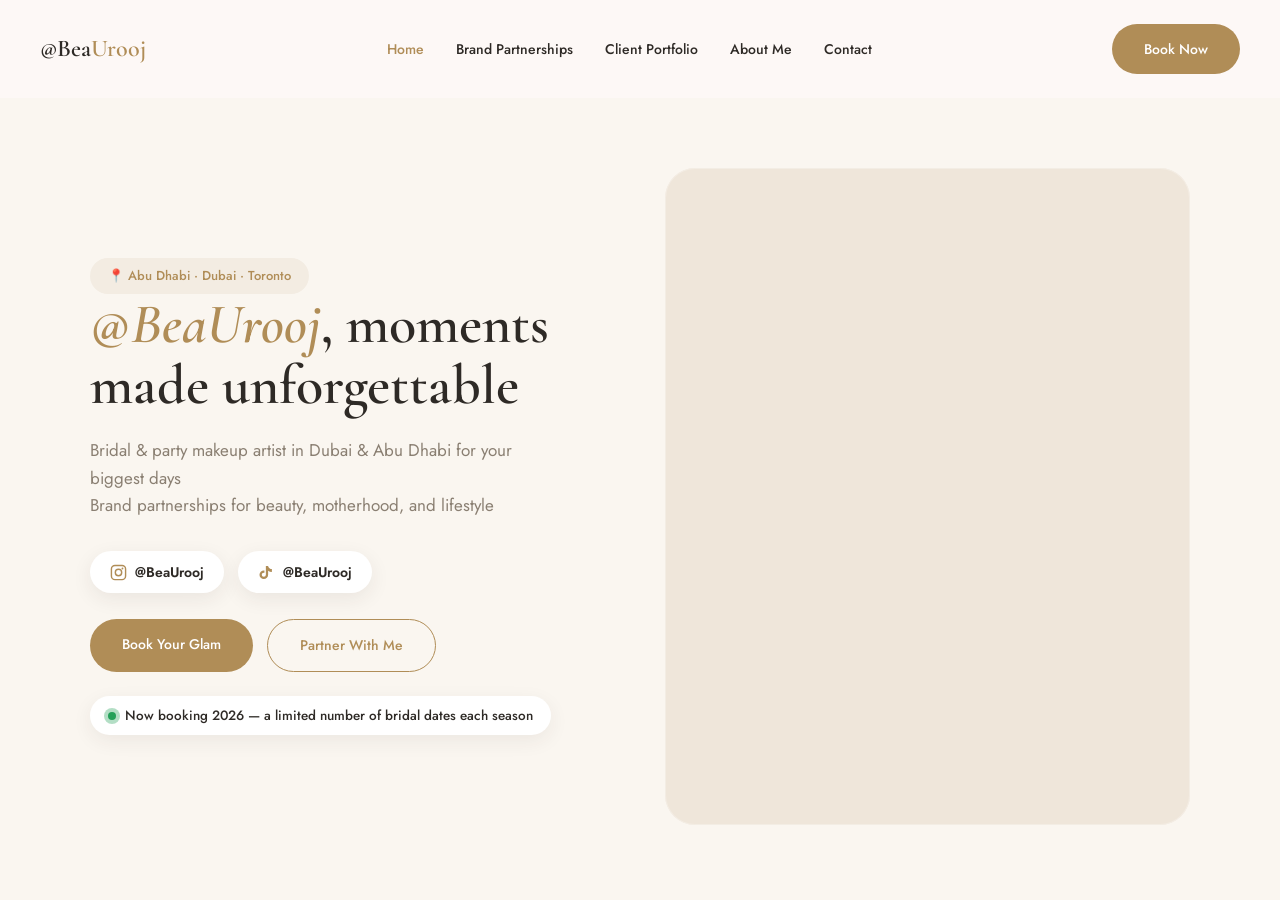
<file: index.html>
<!DOCTYPE html>
<html lang="en">
<head>
<meta charset="UTF-8">
<meta name="viewport" content="width=device-width, initial-scale=1.0">
<title>Makeup Artist Dubai & Abu Dhabi | Bridal & Brands — @BeaUrooj</title>
<meta name="description" content="Urooj Hussain (@BeaUrooj) — bridal, party & photoshoot makeup artist in Dubai & Abu Dhabi, plus beauty content & brand collabs. On-location UAE. Book on WhatsApp.">
<meta name="keywords" content="makeup artist Dubai, makeup artist Abu Dhabi, bridal makeup artist Dubai, wedding makeup artist UAE, party makeup Dubai, beauty content creator UAE, UGC creator Dubai, freelance makeup artist Dubai">
<meta name="robots" content="index,follow">
<meta name="geo.region" content="AE-DU">
<meta name="geo.placename" content="Dubai, Abu Dhabi">
<link rel="canonical" href="https://beautiception.com/index.html">
<meta property="og:type" content="website">
<meta property="og:site_name" content="Urooj Hussain — @BeaUrooj Makeup Artist">
<meta property="og:title" content="Makeup Artist Dubai & Abu Dhabi | Bridal & Brands — @BeaUrooj">
<meta property="og:description" content="Bridal, party & photoshoot makeup artist in Dubai & Abu Dhabi, plus beauty content & brand collabs. On-location across the UAE. Book on WhatsApp.">
<meta property="og:image" content="https://beautiception.com/photos/web/portrait.jpg">
<meta property="og:url" content="https://beautiception.com/index.html">
<meta property="og:locale" content="en_AE">
<meta name="twitter:card" content="summary_large_image">
<meta name="twitter:title" content="Makeup Artist Dubai & Abu Dhabi | Bridal & Brands — @BeaUrooj">
<meta name="twitter:description" content="Bridal, party & photoshoot makeup artist in Dubai & Abu Dhabi, plus beauty content & brand collabs. Book on WhatsApp.">
<meta name="twitter:image" content="https://beautiception.com/photos/web/portrait.jpg">
<script type="application/ld+json">
{
  "@context": "https://schema.org",
  "@type": "HealthAndBeautyBusiness",
  "name": "Urooj Hussain — @BeaUrooj Makeup Artist",
  "description": "Bridal, party, engagement/nikkah and photoshoot makeup artist and beauty content creator based in Dubai and Abu Dhabi, UAE, serving on location. Also available in Toronto seasonally.",
  "image": "https://beautiception.com/photos/web/portrait.jpg",
  "url": "https://beautiception.com/",
  "telephone": "+971585588186",
  "email": "info@beautiception.com",
  "priceRange": "AED 600–1,800",
  "address": {
    "@type": "PostalAddress",
    "addressLocality": "Dubai",
    "addressRegion": "Dubai",
    "addressCountry": "AE"
  },
  "areaServed": [
    {"@type": "City", "name": "Dubai"},
    {"@type": "City", "name": "Abu Dhabi"},
    {"@type": "Country", "name": "United Arab Emirates"}
  ],
  "sameAs": [
    "https://www.instagram.com/beaurooj/",
    "https://www.instagram.com/beautiception",
    "https://www.tiktok.com/@beaurooj"
  ],
  "hasOfferCatalog": {
    "@type": "OfferCatalog",
    "name": "Makeup Services",
    "itemListElement": [
      {"@type": "Offer", "itemOffered": {"@type": "Service", "name": "Bridal Makeup"}, "priceCurrency": "AED", "price": "1800"},
      {"@type": "Offer", "itemOffered": {"@type": "Service", "name": "Engagement / Nikkah Makeup"}, "priceCurrency": "AED", "price": "1200"},
      {"@type": "Offer", "itemOffered": {"@type": "Service", "name": "Photoshoot Makeup"}, "priceCurrency": "AED", "price": "800"},
      {"@type": "Offer", "itemOffered": {"@type": "Service", "name": "Party Makeup"}, "priceCurrency": "AED", "price": "600"},
      {"@type": "Offer", "itemOffered": {"@type": "Service", "name": "Private Makeup Lessons"}, "priceCurrency": "AED", "price": "1000"}
    ]
  }
}
</script>
<link href="https://fonts.googleapis.com/css2?family=Cormorant+Garamond:ital,wght@0,400;0,500;0,600;1,400&family=Jost:wght@300;400;500;600&display=swap" rel="stylesheet">
<link rel="stylesheet" href="style.css">
<style>
  .hero{display:grid;grid-template-columns:1fr 1fr;gap:50px;align-items:center;padding:70px 0 60px}
  .hero h1{font-size:56px;line-height:1.08}
  .hero p{font-size:17px;color:var(--muted);margin:22px 0 32px;max-width:460px}
  .hero-visual{position:relative}
  .hero-img{aspect-ratio:4/5;border-radius:30px;background:linear-gradient(160deg,#e8b3a6,#b08d57 70%,#8c4038);display:flex;align-items:center;justify-content:center;color:#fff;font-size:13px;letter-spacing:2px;text-transform:uppercase}
  .float-card{position:absolute;bottom:26px;left:-30px;background:#fff;border-radius:18px;padding:16px 22px;box-shadow:0 16px 40px rgba(51,39,42,.14);font-size:14px}
  .float-card b{display:block;font-size:20px;color:var(--rose-deep)}
  .teaser{display:grid;grid-template-columns:repeat(3,1fr);gap:22px}
  .teaser a{text-decoration:none;color:inherit}
  .teaser .card-lite{transition:.3s;height:100%}
  .teaser .card-lite:hover{transform:translateY(-5px)}
  .teaser .arrow{color:var(--rose-deep);font-weight:600;margin-top:14px;display:block}
  .teaser .card-lite h3{color:#2b2620;text-shadow:0 1px 3px rgba(255,253,250,.95)}
  .teaser .card-lite p{color:#4a4038;font-weight:500;text-shadow:0 1px 3px rgba(255,253,250,.95)}
  .teaser .card-lite .num,.teaser .card-lite .arrow{text-shadow:0 1px 3px rgba(255,253,250,.95)}
  @media(max-width:900px){.hero{grid-template-columns:1fr}.teaser{grid-template-columns:1fr}.float-card{left:10px}.hero h1{font-size:40px}}
  /* Brand logo marquee */
  .logos-sec{padding:50px 0;border-top:1px solid #f0e2dc;border-bottom:1px solid #f0e2dc;margin-top:8px}
  .marquee-wrap{position:relative;overflow:hidden;mask-image:linear-gradient(90deg,transparent 0,#000 80px,#000 calc(100% - 80px),transparent 100%);-webkit-mask-image:linear-gradient(90deg,transparent 0,#000 80px,#000 calc(100% - 80px),transparent 100%)}
  .marquee-track{display:flex;gap:44px;align-items:center;width:max-content;animation:marquee-scroll 90s linear infinite}
  .marquee-wrap:hover .marquee-track{animation-play-state:paused}
  @keyframes marquee-scroll{0%{transform:translateX(0)}100%{transform:translateX(-50%)}}
  .marq-logo{display:inline-flex;align-items:center;justify-content:center;height:38px;flex-shrink:0}
  .marq-logo{height:30px}
  .marq-logo img{height:30px;width:auto;max-width:120px;object-fit:contain;opacity:.68;filter:grayscale(100%);transition:opacity .2s}
  .marquee-wrap:hover .marq-logo img{opacity:.8}
  .marq-logo .logo-placeholder{font-size:13.5px;font-weight:600;color:var(--muted);white-space:nowrap;opacity:.65;padding:0 6px}
  @media(max-width:720px){.marq-logo{height:34px}.marq-logo img{max-height:34px;max-width:100px}.marquee-track{gap:38px;animation-duration:70s}}
</style>
</head>
<body>

<nav>
  <a class="logo" href="index.html">@Bea<span>Urooj</span></a>
  <ul>
    <li><a class="active" href="index.html">Home</a></li>
    <li><a href="brands.html">Brand Partnerships</a></li>
    <li><a href="clients.html">Client Portfolio</a></li>
    <li><a href="about.html">About Me</a></li>
    <li><a href="contact.html">Contact</a></li>
  </ul>
  <a class="btn solid" href="contact.html">Book Now</a>
</nav>

<div class="wrap">
  <div class="hero">
    <div>
      <div class="pill">📍 Abu Dhabi · Dubai · Toronto</div>
      <h1><em>@BeaUrooj</em>, moments made unforgettable</h1>
      <p>Bridal & party makeup artist in Dubai & Abu Dhabi for your biggest days<br>Brand partnerships for beauty, motherhood, and lifestyle</p>
      <div class="cta-row" style="margin-bottom:26px">
        <a href="https://www.instagram.com/beaurooj/" style="display:inline-flex;align-items:center;gap:8px;text-decoration:none;color:var(--ink);font-weight:600;background:#fff;padding:10px 20px;border-radius:100px;box-shadow:0 6px 20px rgba(51,39,42,.08);font-size:14px"><svg width="17" height="17" viewBox="0 0 24 24" fill="none" stroke="#b08d57" stroke-width="2"><rect x="2" y="2" width="20" height="20" rx="5"/><circle cx="12" cy="12" r="4.5"/><circle cx="17.6" cy="6.4" r="1.3" fill="#b08d57" stroke="none"/></svg>@BeaUrooj</a>
        <a href="https://www.tiktok.com/@beaurooj" style="display:inline-flex;align-items:center;gap:8px;text-decoration:none;color:var(--ink);font-weight:600;background:#fff;padding:10px 20px;border-radius:100px;box-shadow:0 6px 20px rgba(51,39,42,.08);font-size:14px"><svg width="17" height="17" viewBox="0 0 24 24" fill="#b08d57"><path d="M19.6 7.1a5.6 5.6 0 0 1-3.4-1.2 5.7 5.7 0 0 1-2-3.1h-3.1v12.4a2.9 2.9 0 1 1-2.9-2.9c.3 0 .6 0 .9.1V9.2a6.1 6.1 0 0 0-.9-.1 6.1 6.1 0 1 0 6.1 6.1V9.6a8.7 8.7 0 0 0 5.3 1.8z"/></svg>@BeaUrooj</a>
      </div>
      <div class="cta-row">
        <a class="btn solid" href="clients.html">Book Your Glam</a>
        <a class="btn ghost" href="brands.html">Partner With Me</a>
      </div>
      <div class="avail" style="margin-top:24px"><span class="dot"></span> Now booking 2026 — a limited number of bridal dates each season</div>
    </div>
    <div class="hero-visual">
      <div class="hero-video">
        <video autoplay muted loop playsinline preload="metadata"
</file>
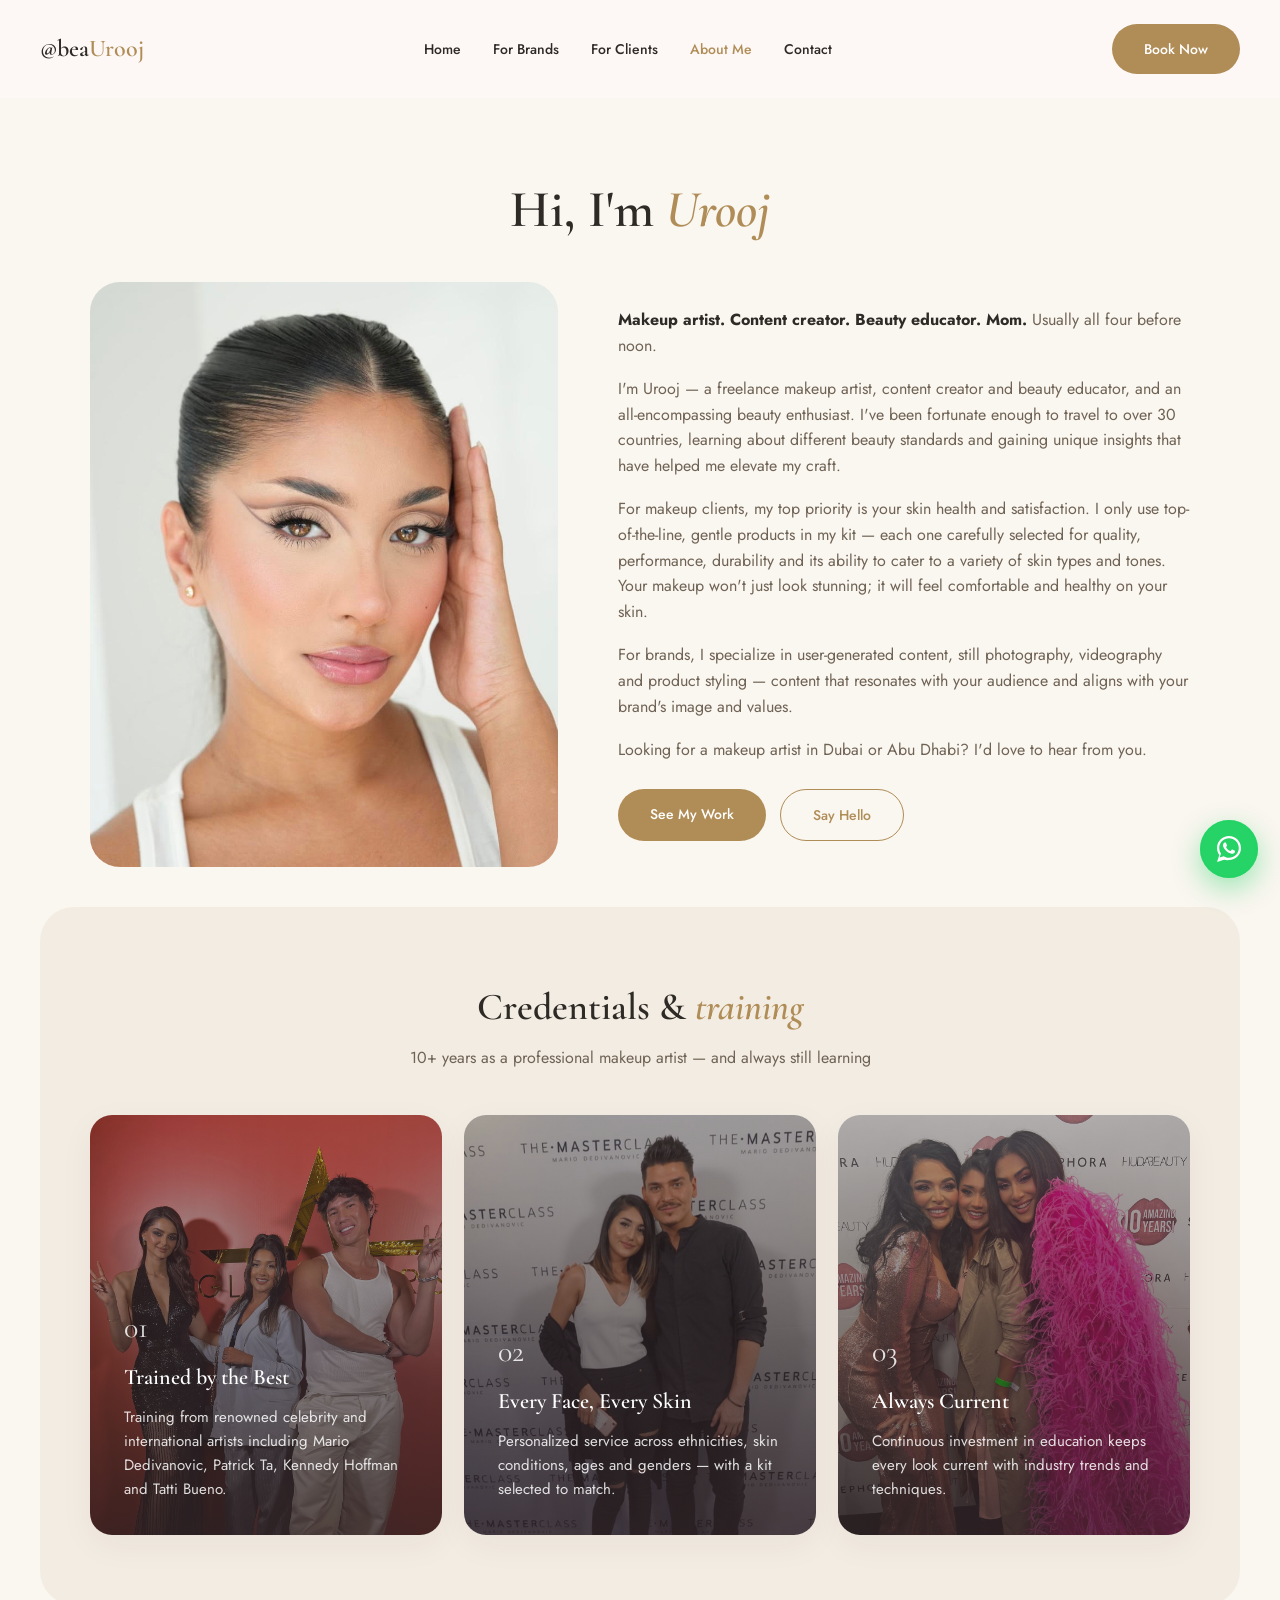
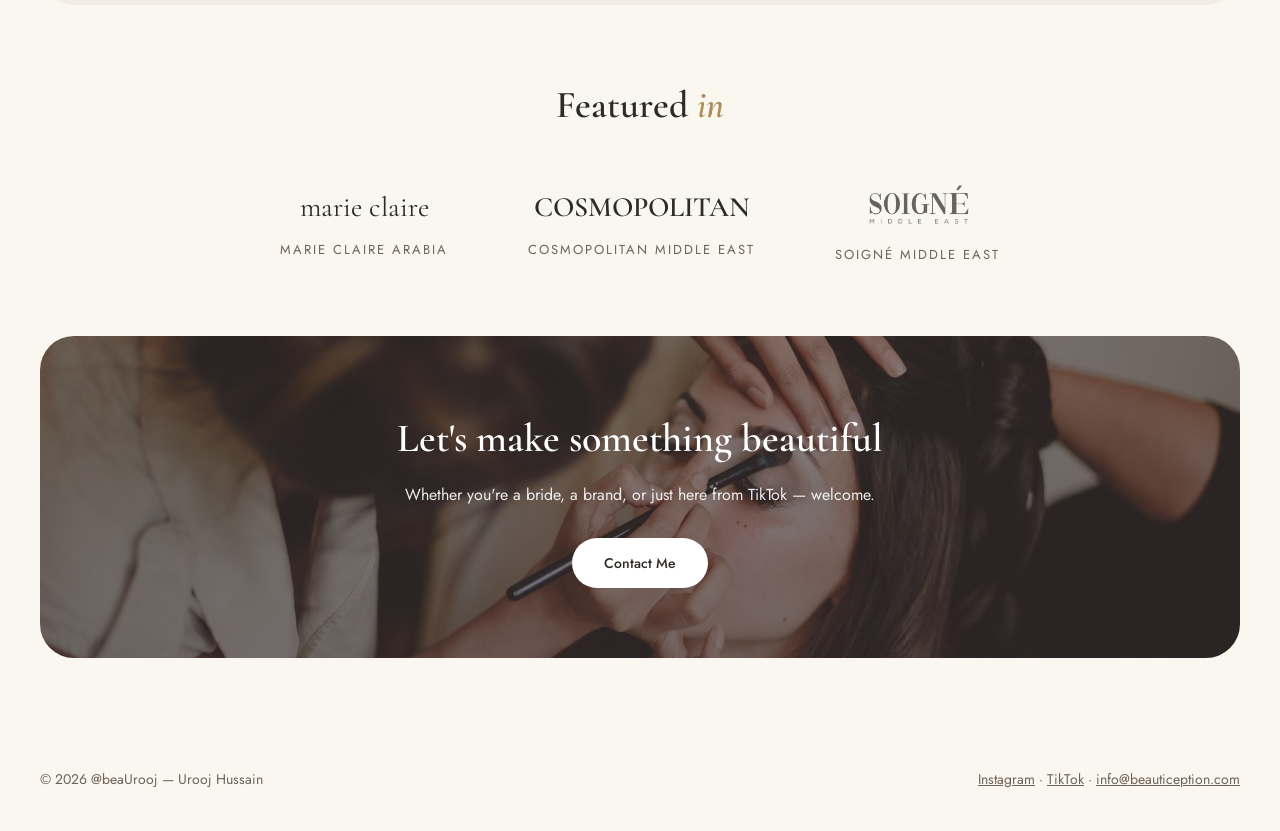
<file: docs/about.html>
<!DOCTYPE html>
<html lang="en">
<head>
<meta charset="UTF-8">
<meta name="viewport" content="width=device-width, initial-scale=1.0">
<title>About Urooj Hussain — Makeup Artist Abu Dhabi & Dubai | @beaUrooj</title>
<meta name="description" content="Meet Urooj Hussain — freelance makeup artist & beauty content creator in Abu Dhabi & Dubai. 10+ years, trained by Mario Dedivanovic & Patrick Ta, featured in Marie Claire Arabia.">
<meta name="keywords" content="Urooj Hussain makeup artist, freelance makeup artist Dubai, makeup artist Abu Dhabi, beauty content creator UAE, professional makeup artist Dubai, celebrity trained makeup artist">
<meta name="robots" content="index,follow">
<meta name="geo.region" content="AE-DU">
<meta name="geo.placename" content="Dubai, Abu Dhabi">
<link rel="canonical" href="https://beautiception.com/about">
<meta property="og:type" content="profile">
<meta property="og:site_name" content="Urooj Hussain — @beaUrooj Makeup Artist">
<meta property="og:title" content="About Urooj Hussain — Makeup Artist Abu Dhabi & Dubai | @beaUrooj">
<meta property="og:description" content="Freelance makeup artist & beauty content creator in Abu Dhabi & Dubai. 10+ years, trained by Mario Dedivanovic & Patrick Ta, featured in Marie Claire Arabia.">
<meta property="og:image" content="https://beautiception.com/photos/web/portrait.jpg">
<meta property="og:url" content="https://beautiception.com/about">
<meta property="og:locale" content="en_AE">
<meta name="twitter:card" content="summary_large_image">
<meta name="twitter:title" content="About Urooj Hussain — Makeup Artist Abu Dhabi & Dubai">
<meta name="twitter:description" content="Freelance makeup artist & beauty content creator in Abu Dhabi & Dubai. 10+ years, celebrity-trained, featured in Marie Claire Arabia.">
<meta name="twitter:image" content="https://beautiception.com/photos/web/portrait.jpg">
<script type="application/ld+json">
{
  "@context": "https://schema.org",
  "@type": "Person",
  "name": "Urooj Hussain",
  "alternateName": "@beaUrooj",
  "jobTitle": "Makeup Artist & Content Creator",
  "description": "Freelance makeup artist, beauty content creator and beauty educator based in Abu Dhabi and Dubai with 10+ years of experience. Trained by celebrity and international artists including Mario Dedivanovic, Patrick Ta, Kennedy Hoffman and Tatti Bueno. Featured in Marie Claire Arabia, Cosmopolitan Middle East and Soigné Middle East.",
  "image": "https://beautiception.com/photos/web/portrait.jpg",
  "url": "https://beautiception.com/about",
  "email": "info@beautiception.com",
  "telephone": "+971585588186",
  "knowsAbout": ["Bridal Makeup", "Party Makeup", "Photoshoot Makeup", "Beauty Content Creation", "UGC", "Makeup Lessons"],
  "worksFor": {
    "@type": "HealthAndBeautyBusiness",
    "name": "Urooj Hussain — @beaUrooj Makeup Artist"
  },
  "areaServed": ["Dubai", "Abu Dhabi", "United Arab Emirates", "Toronto"],
  "sameAs": [
    "https://www.instagram.com/beaurooj/",
    "https://www.instagram.com/beautiception",
    "https://www.tiktok.com/@beaurooj"
  ]
}
</script>
<link href="https://fonts.googleapis.com/css2?family=Cormorant+Garamond:ital,wght@0,400;0,500;0,600;1,400&family=Jost:wght@300;400;500;600&display=swap" rel="stylesheet">
<link rel="stylesheet" href="style.css?v=4">
<style>
  .page-head{padding-bottom:22px}
  .about-grid{display:grid;grid-template-columns:.9fr 1.1fr;gap:60px;align-items:center;padding:8px 0 40px}
  .about-img{aspect-ratio:4/5;border-radius:30px;background:linear-gradient(160deg,#e8cfc4,#c9a87c 70%,#8a6a42);display:flex;align-items:center;justify-content:center;color:#fff;font-size:13px;letter-spacing:2px;text-transform:uppercase}
  .about-copy p{color:var(--muted);margin-bottom:18px;font-size:16px}
  .about-copy p b{color:var(--ink)}
  @media(max-width:900px){
    .page-head{padding:30px 20px 8px}
    .about-grid{grid-template-columns:1fr;padding:4px 0 22px;gap:22px}
    .about-img{aspect-ratio:1/1}
    .cred-scroll{display:flex;overflow-x:auto;gap:14px;scroll-snap-type:x mandatory;scrollbar-width:none;-webkit-overflow-scrolling:touch;padding-bottom:6px}
    .cred-scroll::-webkit-scrollbar{display:none}
    .cred-scroll .card-lite{flex:0 0 78%;scroll-snap-align:center;min-height:360px !important}
  }
</style>
</head>
<body>

<nav>
  <a class="logo" href="/">@bea<span>Urooj</span></a>
  <ul id="navMenu">
    <li><a href="/">Home</a></li>
    <li><a href="/brands">For Brands</a></li>
    <li><a href="/clients">For Clients</a></li>
    <li><a class="active" href="/about">About Me</a></li>
    <li><a href="/contact">Contact</a></li>
  </ul>
  <button class="nav-toggle" aria-label="Open menu" aria-expanded="false" aria-controls="navMenu"><span></span><span></span><span></span></button>
  <a class="btn solid" href="/contact#book">Book Now</a>
</nav>

<div class="page-head">
  <h1>Hi, I'm <em>Urooj</em></h1>
</div>

<div class="wrap">
  <div class="about-grid">
    <div class="about-img" style="background:none;overflow:hidden"><img src="photos/web/About-main.jpg" alt="Urooj Hussain — freelance makeup artist and beauty content creator in Abu Dhabi and Dubai" style="width:100%;height:100%;object-fit:cover"></div>
    <div class="about-copy">
      <p><b>Makeup artist. Content creator. Beauty educator. Mom.</b> Usually all four before noon.</p>
      <p>I'm Urooj — a freelance makeup artist, content creator and beauty educator, and an all-encompassing beauty enthusiast. I've been fortunate enough to travel to over 30 countries, learning about different beauty standards and gaining unique insights that have helped me elevate my craft.</p>
      <p>For makeup clients, my top priority is your skin health and satisfaction. I only use top-of-the-line, gentle products in my kit — each one carefully selected for quality, performance, durability and its ability to cater to a variety of skin types and tones. Your makeup won't just look stunning; it will feel comfortable and healthy on your skin.</p>
      <p>For brands, I specialize in user-generated content, still photography, videography and product styling — content that resonates with your audience and aligns with your brand's image and values.</p>
      <p>Looking for a makeup artist in Dubai or Abu Dhabi? I'd love to hear from you.</p>
      <div class="cta-row" style="margin-top:26px">
        <a class="btn solid" href="/clients">See My Work</a>
        <a class="btn ghost" href="/contact">Say Hello</a>
      </div>
    </div>
  </div>
</div>

<section class="soft-block">
  <div class="wrap">
    <div class="sec-head"><h2>Credentials & <em>training</em></h2><p>10+ years as a professional makeup artist — and always still learning</p></div>
    <div class="trio cred-scroll">
      <div class="card-lite" style="background:linear-gradient(rgba(51,39,42,.35),rgba(51,39,42,.78)),url('photos/web/credential-01.jpg') center/cover no-repeat;color:#fff;min-height:420px;display:flex;flex-direction:column;justify-content:flex-end">
        <span class="num" style="color:#fff;opacity:.85">01</span><h3 style="color:#fff">Trained by the Best</h3><p style="color:rgba(255,255,255,.85)">Training from renowned celebrity and international artists including Mario Dedivanovic, Patrick Ta, Kennedy Hoffman and Tatti Bueno.</p>
      </div>
      <div class="card-lite" style="background:linear-gradient(rgba(51,39,42,.35),rgba(51,39,42,.78)),url('photos/web/credential-02.jpg') center/cover no-repeat;color:#fff;min-height:420px;display:flex;flex-direction:column;justify-content:flex-end">
        <span class="num" style="color:#fff;opacity:.85">02</span><h3 style="color:#fff">Every Face, Every Skin</h3><p style="color:rgba(255,255,255,.85)">Personalized service across ethnicities, skin conditions, ages and genders — with a kit selected to match.</p>
      </div>
      <div class="card-lite" style="background:linear-gradient(rgba(51,39,42,.35),rgba(51,39,42,.78)),url('photos/web/credential-03.jpg') center/cover no-repeat;color:#fff;min-height:420px;display:flex;flex-direction:column;justify-content:flex-end">
        <span class="num" style="color:#fff;opacity:.85">03</span><h3 style="color:#fff">Always Current</h3><p style="color:rgba(255,255,255,.85)">Continuous investment in education keeps every look current with industry trends and techniques.</p>
      </div>
    </div>
  </div>
</section>

<section>
  <div class="wrap">
    <div class="sec-head"><h2>Featured <em>in</em></h2></div>
    <div style="display:flex;justify-content:center;align-items:center;gap:80px;flex-wrap:wrap">
      <div style="text-align:center">
        <img src="https://upload.wikimedia.org/wikipedia/commons/thumb/d/d0/Marie_Claire_Magazine_logo.svg/960px-Marie_Claire_Magazine_logo.svg.png" alt="Marie Claire Arabia" style="height:44px;width:auto;filter:grayscale(100%);opacity:.75" onerror="this.outerHTML='&lt;span style=&quot;font-family:Cormorant Garamond,serif;font-size:28px&quot;&gt;marie claire&lt;/span&gt;'">
        <p style="color:var(--muted);font-size:13px;margin-top:10px;letter-spacing:2px;text-transform:uppercase">Marie Claire Arabia</p>
      </div>
      <div style="text-align:center">
        <img src="https://upload.wikimedia.org/wikipedia/commons/thumb/3/32/Cosmopolitan_logo.svg/960px-Cosmopolitan_logo.svg.png" alt="Cosmopolitan Middle East" style="height:44px;width:auto;filter:grayscale(100%);opacity:.75" onerror="this.outerHTML='&lt;span style=&quot;font-family:Cormorant Garamond,serif;font-size:28px;font-weight:600&quot;&gt;COSMOPOLITAN&lt;/span&gt;'">
        <p style="color:var(--muted);font-size:13px;margin-top:10px;letter-spacing:2px;text-transform:uppercase">Cosmopolitan Middle East</p>
      </div>
      <div style="text-align:center">
        <img src="logos/clean/soigne%20middle%20east.png" alt="Soigné Middle East" style="height:48px;width:auto;opacity:.72">
        <p style="color:var(--muted);font-size:13px;margin-top:10px;letter-spacing:2px;text-transform:uppercase">Soigné Middle East</p>
      </div>
    </div>
  </div>
</section>

<div class="band" style="background:linear-gradient(rgba(51,39,42,.5),rgba(51,39,42,.6)),url('photos/web/banner.jpg') center/cover no-repeat">
  <h2>Let's make something beautiful</h2>
  <p>Whether you're a bride, a brand, or just here from TikTok — welcome.</p>
  <div class="cta-row" style="justify-content:center">
    <a class="btn white" href="/contact">Contact Me</a>
  </div>
</div>

<a class="wa-float" href="https://wa.me/971585588186" target="_blank" rel="noopener" aria-label="Message on WhatsApp">
  <svg viewBox="0 0 32 32" aria-hidden="true"><path d="M16.003 3C9.373 3 4 8.373 4 15c0 2.65.86 5.1 2.32 7.09L4 29l7.09-2.28A11.9 11.9 0 0 0 16 27c6.627 0 12-5.373 12-12S22.63 3 16.003 3zm0 21.8c-1.77 0-3.42-.5-4.82-1.36l-.35-.2-4.2 1.35 1.36-4.1-.22-.36A9.77 9.77 0 0 1 6.2 15c0-5.4 4.4-9.8 9.8-9.8s9.8 4.4 9.8 9.8-4.4 9.8-9.8 9.8zm5.4-7.34c-.3-.15-1.75-.86-2.02-.96-.27-.1-.47-.15-.67.15-.2.3-.77.96-.94 1.16-.17.2-.35.22-.65.07-.3-.15-1.25-.46-2.38-1.47-.88-.78-1.47-1.75-1.64-2.05-.17-.3-.02-.46.13-.6.13-.13.3-.35.45-.52.15-.17.2-.3.3-.5.1-.2.05-.37-.02-.52-.07-.15-.67-1.6-.92-2.2-.24-.58-.48-.5-.66-.5l-.57-.01c-.2 0-.52.07-.8.37-.27.3-1.04 1.02-1.04 2.47 0 1.46 1.06 2.87 1.2 3.07.15.2 2.1 3.2 5.1 4.5.7.3 1.26.48 1.7.62.7.22 1.35.2 1.86.12.57-.08 1.75-.72 2-1.4.25-.7.25-1.28.17-1.4-.07-.13-.27-.2-.57-.35z"/></svg>
</a>

<footer>
  <span>© 2026 @beaUrooj — Urooj Hussain</span>
  <span><a href="https://www.instagram.com/beaurooj/">Instagram</a> · <a href="https://www.tiktok.com/@beaurooj">TikTok</a> · <a href="mailto:info@beautiception.com">info@beautiception.com</a></span>
</footer>

<script>
(function(){var t=document.querySelector('.nav-toggle'),m=document.getElementById('navMenu');if(!t||!m)return;t.addEventListener('click',function(){var o=m.classList.toggle('open');t.setAttribute('aria-expanded',o);t.setAttribute('aria-label',o?'Close menu':'Open menu');});m.addEventListener('click',function(e){if(e.target.tagName==='A')m.classList.remove('open');});})();
</script>

</body>
</html>
</file>
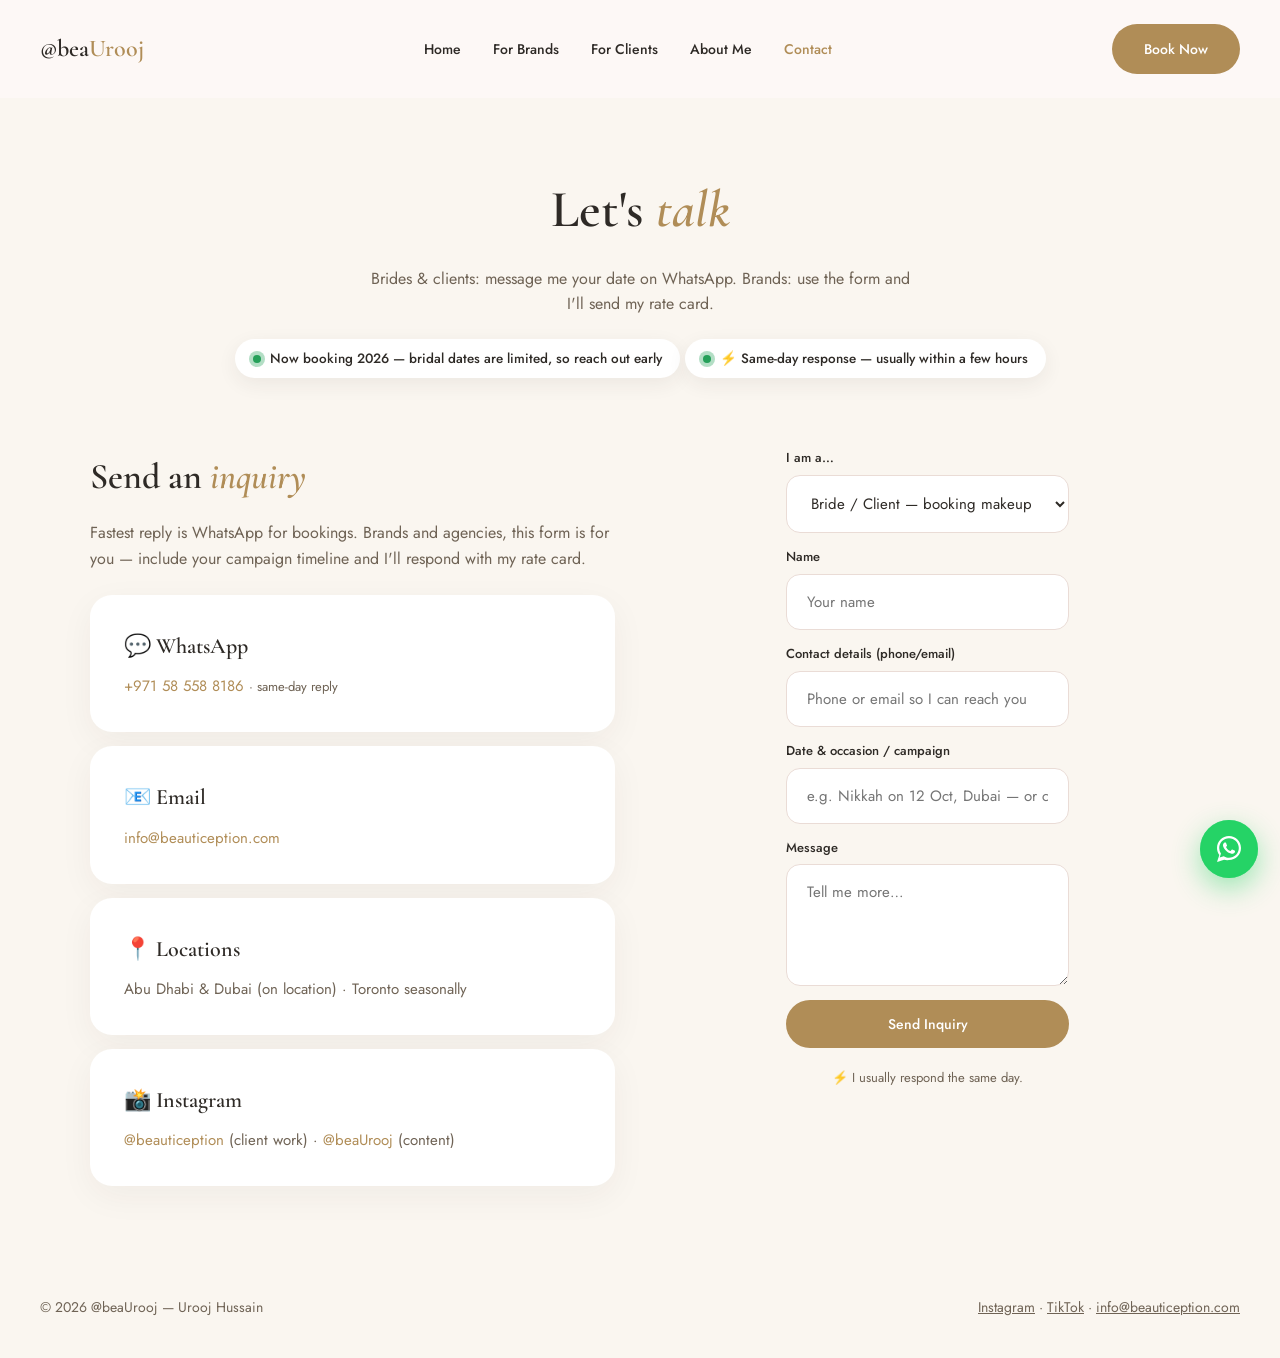
<file: docs/contact.html>
<!DOCTYPE html>
<html lang="en">
<head>
<meta charset="UTF-8">
<meta name="viewport" content="width=device-width, initial-scale=1.0">
<title>Book a Makeup Artist in Abu Dhabi & Dubai — Contact @beaUrooj</title>
<meta name="description" content="Contact & book Urooj Hussain, makeup artist in Abu Dhabi & Dubai, for bridal, party & photoshoot makeup. WhatsApp +971 58 558 8186 or send an inquiry today.">
<meta name="keywords" content="book makeup artist Dubai, contact makeup artist Abu Dhabi, hire makeup artist Dubai, bridal makeup booking Dubai, makeup artist near me Dubai, WhatsApp makeup artist UAE">
<meta name="robots" content="index,follow">
<meta name="geo.region" content="AE-DU">
<meta name="geo.placename" content="Dubai, Abu Dhabi">
<link rel="canonical" href="https://beautiception.com/contact">
<meta property="og:type" content="website">
<meta property="og:site_name" content="Urooj Hussain — @beaUrooj Makeup Artist">
<meta property="og:title" content="Book a Makeup Artist in Abu Dhabi & Dubai — Contact @beaUrooj">
<meta property="og:description" content="Contact & book Urooj Hussain for bridal, party & photoshoot makeup in Abu Dhabi & Dubai. WhatsApp +971 58 558 8186.">
<meta property="og:image" content="https://beautiception.com/photos/web/portrait.jpg">
<meta property="og:url" content="https://beautiception.com/contact">
<meta property="og:locale" content="en_AE">
<meta name="twitter:card" content="summary_large_image">
<meta name="twitter:title" content="Book a Makeup Artist in Abu Dhabi & Dubai — Contact @beaUrooj">
<meta name="twitter:description" content="Book Urooj Hussain for bridal, party & photoshoot makeup in Abu Dhabi & Dubai. WhatsApp +971 58 558 8186.">
<meta name="twitter:image" content="https://beautiception.com/photos/web/portrait.jpg">
<script type="application/ld+json">
{
  "@context": "https://schema.org",
  "@type": "HealthAndBeautyBusiness",
  "name": "Urooj Hussain — @beaUrooj Makeup Artist",
  "description": "Book a bridal, party, engagement/nikkah or photoshoot makeup artist in Abu Dhabi and Dubai, on location across the UAE.",
  "image": "https://beautiception.com/photos/web/portrait.jpg",
  "url": "https://beautiception.com/contact",
  "telephone": "+971585588186",
  "email": "info@beautiception.com",
  "priceRange": "AED 1,000–4,000",
  "address": {
    "@type": "PostalAddress",
    "addressLocality": "Dubai",
    "addressRegion": "Dubai",
    "addressCountry": "AE"
  },
  "areaServed": [
    {"@type": "City", "name": "Dubai"},
    {"@type": "City", "name": "Abu Dhabi"},
    {"@type": "Country", "name": "United Arab Emirates"}
  ],
  "contactPoint": {
    "@type": "ContactPoint",
    "telephone": "+971585588186",
    "contactType": "bookings",
    "email": "info@beautiception.com",
    "areaServed": "AE",
    "availableLanguage": ["English"]
  },
  "sameAs": [
    "https://www.instagram.com/beaurooj/",
    "https://www.instagram.com/beautiception",
    "https://www.tiktok.com/@beaurooj"
  ]
}
</script>
<link href="https://fonts.googleapis.com/css2?family=Cormorant+Garamond:ital,wght@0,400;0,500;0,600;1,400&family=Jost:wght@300;400;500;600&display=swap" rel="stylesheet">
<link rel="stylesheet" href="style.css?v=4">
<style>
  .contact-grid{display:grid;grid-template-columns:1fr 1fr;gap:50px;align-items:start}
  @media(max-width:900px){.contact-grid{grid-template-columns:1fr}}
</style>
</head>
<body>

<nav>
  <a class="logo" href="/">@bea<span>Urooj</span></a>
  <ul id="navMenu">
    <li><a href="/">Home</a></li>
    <li><a href="/brands">For Brands</a></li>
    <li><a href="/clients">For Clients</a></li>
    <li><a href="/about">About Me</a></li>
    <li><a class="active" href="/contact">Contact</a></li>
  </ul>
  <button class="nav-toggle" aria-label="Open menu" aria-expanded="false" aria-controls="navMenu"><span></span><span></span><span></span></button>
  <a class="btn solid" href="#book">Book Now</a>
</nav>

<div class="page-head">
  <h1>Let's <em>talk</em></h1>
  <p>Brides & clients: message me your date on WhatsApp. Brands: use the form and I'll send my rate card.</p>
  <div class="avail" style="margin-top:22px"><span class="dot"></span> Now booking 2026 — bridal dates are limited, so reach out early</div>
  <div class="avail" style="margin-top:12px"><span class="dot"></span> ⚡ Same-day response — usually within a few hours</div>
</div>

<section id="book" style="padding-top:20px">
  <div class="wrap contact-grid">
    <div>
      <h2 style="font-size:36px;margin-bottom:14px">Send an <em>inquiry</em></h2>
      <p style="color:var(--muted);margin-bottom:24px">Fastest reply is WhatsApp for bookings. Brands and agencies, this form is for you — include your campaign timeline and I'll respond with my rate card.</p>
      <div class="card-lite" style="margin-bottom:14px"><h3>💬 WhatsApp</h3><p><a href="https://wa.me/971585588186" style="color:var(--rose-deep);text-decoration:none">+971 58 558 8186</a> <span style="color:var(--muted);font-size:13px">· same-day reply</span></p></div>
      <div class="card-lite" style="margin-bottom:14px"><h3>📧 Email</h3><p><a href="mailto:info@beautiception.com" style="color:var(--rose-deep);text-decoration:none">info@beautiception.com</a></p></div>
      <div class="card-lite" style="margin-bottom:14px"><h3>📍 Locations</h3><p>Abu Dhabi & Dubai (on location) · Toronto seasonally</p></div>
      <div class="card-lite"><h3>📸 Instagram</h3><p><a href="https://www.instagram.com/beautiception" style="color:var(--rose-deep);text-decoration:none">@beautiception</a> (client work) · <a href="https://www.instagram.com/beaurooj/" style="color:var(--rose-deep);text-decoration:none">@beaUrooj</a> (content)</p></div>
    </div>
    <div id="sentNote" style="display:none;background:#eaf7ef;border:1.5px solid #25a05a;color:#1c6b3f;border-radius:14px;padding:16px 20px;margin-bottom:16px;font-size:14px">✅ Thank you — your inquiry has been sent. I usually respond the same day.</div>
    <form class="form" action="https://formsubmit.co/info@beautiception.com" method="POST">
      <input type="hidden" name="_subject" value="New inquiry from beautiception.com">
      <input type="hidden" name="_captcha" value="false">
      <input type="hidden" name="_template" value="table">
      <input type="hidden" name="_next" value="https://beautiception.com/contact?sent=1">
      <input type="text" name="_honey" style="display:none">
      <label>I am a…</label>
      <select name="Inquiry type"><option>Bride / Client — booking makeup</option><option>Brand / Agency — collaboration</option></select>
      <label>Name</label>
      <input type="text" name="Name" placeholder="Your name" required>
      <label>Contact details (phone/email)</label>
      <input type="text" name="Contact details" placeholder="Phone or email so I can reach you" required>
      <label>Date & occasion / campaign</label>
      <input type="text" name="Date & occasion / campaign" placeholder="e.g. Nikkah on 12 Oct, Dubai — or campaign brief">
      <label>Message</label>
      <textarea name="Message" rows="4" placeholder="Tell me more…"></textarea>
      <button class="btn solid" type="submit" style="border:none;cursor:pointer;font-family:'Jost',sans-serif">Send Inquiry</button>
      <p style="font-size:13px;color:var(--muted);text-align:center;margin-top:6px">⚡ I usually respond the same day.</p>
    </form>
    <script>if(new URLSearchParams(location.search).get('sent')==='1'){var n=document.getElementById('sentNote');if(n){n.style.display='block';n.scrollIntoView({behavior:'smooth',block:'center'});}}</script>
  </div>
</section>

<a class="wa-float" href="https://wa.me/971585588186" target="_blank" rel="noopener" aria-label="Message on WhatsApp">
  <svg viewBox="0 0 32 32" aria-hidden="true"><path d="M16.003 3C9.373 3 4 8.373 4 15c0 2.65.86 5.1 2.32 7.09L4 29l7.09-2.28A11.9 11.9 0 0 0 16 27c6.627 0 12-5.373 12-12S22.63 3 16.003 3zm0 21.8c-1.77 0-3.42-.5-4.82-1.36l-.35-.2-4.2 1.35 1.36-4.1-.22-.36A9.77 9.77 0 0 1 6.2 15c0-5.4 4.4-9.8 9.8-9.8s9.8 4.4 9.8 9.8-4.4 9.8-9.8 9.8zm5.4-7.34c-.3-.15-1.75-.86-2.02-.96-.27-.1-.47-.15-.67.15-.2.3-.77.96-.94 1.16-.17.2-.35.22-.65.07-.3-.15-1.25-.46-2.38-1.47-.88-.78-1.47-1.75-1.64-2.05-.17-.3-.02-.46.13-.6.13-.13.3-.35.45-.52.15-.17.2-.3.3-.5.1-.2.05-.37-.02-.52-.07-.15-.67-1.6-.92-2.2-.24-.58-.48-.5-.66-.5l-.57-.01c-.2 0-.52.07-.8.37-.27.3-1.04 1.02-1.04 2.47 0 1.46 1.06 2.87 1.2 3.07.15.2 2.1 3.2 5.1 4.5.7.3 1.26.48 1.7.62.7.22 1.35.2 1.86.12.57-.08 1.75-.72 2-1.4.25-.7.25-1.28.17-1.4-.07-.13-.27-.2-.57-.35z"/></svg>
</a>

<footer>
  <span>© 2026 @beaUrooj — Urooj Hussain</span>
  <span><a href="https://www.instagram.com/beaurooj/">Instagram</a> · <a href="https://www.tiktok.com/@beaurooj">TikTok</a> · <a href="mailto:info@beautiception.com">info@beautiception.com</a></span>
</footer>

<script>
(function(){var t=document.querySelector('.nav-toggle'),m=document.getElementById('navMenu');if(!t||!m)return;t.addEventListener('click',function(){var o=m.classList.toggle('open');t.setAttribute('aria-expanded',o);t.setAttribute('aria-label',o?'Close menu':'Open menu');});m.addEventListener('click',function(e){if(e.target.tagName==='A')m.classList.remove('open');});})();
</script>

</body>
</html>
</file>
<file: style.css>
/* BeautyByUrooj — Champagne Luxe shared styles */
:root{
  --bg:#faf6f0; --rose:#c9a87c; --rose-deep:#b08d57; --mauve:#a8794f;
  --ink:#2e2a26; --soft:#f3ece2; --muted:#8a7f72;
}
*{margin:0;padding:0;box-sizing:border-box}
body{font-family:'Jost',sans-serif;background:var(--bg);color:var(--ink);line-height:1.6}
h1,h2,h3{font-family:'Cormorant Garamond',serif;font-weight:600}
em{color:var(--rose-deep);font-style:italic}
.wrap{max-width:1180px;margin:0 auto;padding:0 40px}

/* Nav */
nav{display:flex;justify-content:space-between;align-items:center;padding:24px 40px;position:sticky;top:0;background:rgba(253,248,246,.95);backdrop-filter:blur(8px);z-index:10}
.logo{font-family:'Cormorant Garamond',serif;font-size:24px;font-weight:600;text-decoration:none;color:var(--ink)}
.logo span{color:var(--rose-deep)}
nav ul{display:flex;gap:32px;list-style:none}
nav ul a{text-decoration:none;color:var(--ink);font-size:14px;font-weight:500}
nav ul a:hover,nav ul a.active{color:var(--rose-deep)}

/* Buttons */
.btn{display:inline-block;padding:14px 32px;font-size:14px;font-weight:500;text-decoration:none;border-radius:100px;transition:.25s}
.btn.solid{background:var(--rose-deep);color:#fff}
.btn.solid:hover{background:var(--ink)}
.btn.ghost{border:1.5px solid var(--rose-deep);color:var(--rose-deep)}
.btn.ghost:hover{background:var(--rose-deep);color:#fff}
.btn.white{background:#fff;color:var(--ink)}
.btn.wa{background:#25a05a;color:#fff}
.btn.wa:hover{background:var(--ink)}

/* Page header (inner pages) */
.page-head{text-align:center;padding:70px 20px 50px}
.page-head .pill{margin-bottom:18px}
.page-head h1{font-size:52px}
.page-head p{color:var(--muted);max-width:540px;margin:14px auto 0}

.pill{display:inline-block;background:var(--soft);color:var(--rose-deep);padding:8px 18px;border-radius:100px;font-size:13px;font-weight:500}

/* Sections */
section{padding:70px 0}
.sec-head{text-align:center;margin-bottom:44px}
.sec-head h2{font-size:38px}
.sec-head p{color:var(--muted);margin-top:8px}

/* Stats */
.stats{display:flex;justify-content:center;gap:70px;padding:40px;background:#fff;border-radius:24px;margin:0 auto;max-width:1100px;box-shadow:0 10px 34px rgba(51,39,42,.06)}
.stat{text-align:center}
.stat b{font-family:'Cormorant Garamond',serif;font-size:32px;color:var(--rose-deep);display:block}
.stat span{font-size:13px;color:var(--muted)}

/* Portfolio tiles */
.grid{display:grid;grid-template-columns:repeat(4,1fr);gap:16px}
.grid.three{grid-template-columns:repeat(3,1fr)}
.tile{aspect-ratio:3/4;border-radius:22px;display:flex;align-items:flex-end;padding:18px;color:#fff;font-size:13px;font-weight:500;transition:.3s;text-decoration:none;position:relative}
.tile:hover{transform:translateY(-5px)}
.tile .tag{position:absolute;top:16px;left:16px;background:rgba(255,255,255,.22);backdrop-filter:blur(4px);padding:5px 12px;border-radius:100px;font-size:11px}
.p1{background:linear-gradient(160deg,#d9b08c,#a8794f)} .p2{background:linear-gradient(160deg,#e8cfc4,#b98b74)}
.p3{background:linear-gradient(160deg,#6b4f3f,#3d2e24)} .p4{background:linear-gradient(160deg,#c9a87c,#8a6a42)}
.p5{background:linear-gradient(160deg,#e5c9b8,#a87c62)} .p6{background:linear-gradient(160deg,#4a3a30,#2e2a26)}
.p7{background:linear-gradient(160deg,#d9bfa4,#9c7a54)} .p8{background:linear-gradient(160deg,#e8d5c0,#b89468)}

/* Cards */
.duo{display:grid;grid-template-columns:1fr 1fr;gap:26px}
.trio{display:grid;grid-template-columns:repeat(3,1fr);gap:22px}
.card{border-radius:26px;padding:44px;color:#fff}
.card.rose{background:linear-gradient(150deg,var(--rose),var(--rose-deep))}
.card.dark{background:var(--ink)}
.card h3{font-size:28px;margin-bottom:12px}
.card p{opacity:.85;margin-bottom:24px;font-size:15px}
.card-lite{background:#fff;border-radius:22px;padding:34px;box-shadow:0 10px 34px rgba(51,39,42,.05)}
.card-lite h3{font-size:22px;margin-bottom:10px}
.card-lite p{color:var(--muted);font-size:15px}
.card-lite .num{font-family:'Cormorant Garamond',serif;font-size:30px;color:var(--rose-deep);display:block;margin-bottom:8px}

/* Price table */
table{width:100%;max-width:740px;margin:0 auto;border-collapse:separate;border-spacing:0 10px}
td{padding:18px 24px;background:#fff}
tr td:first-child{border-radius:14px 0 0 14px;font-weight:500}
tr td:last-child{border-radius:0 14px 14px 0;text-align:right;font-family:'Cormorant Garamond',serif;font-size:19px;color:var(--rose-deep)}
td.mid{color:var(--muted);font-size:14px}

/* Quotes */
.quote{background:#fff;border-radius:22px;padding:32px}
.quote .stars{color:var(--rose);letter-spacing:3px;margin-bottom:12px}
.quote p{font-size:15px;margin-bottom:14px}
.quote span{font-size:13px;color:var(--muted)}

/* CTA band */
.band{text-align:center;background:linear-gradient(150deg,var(--rose),var(--rose-deep));border-radius:34px;padding:70px 40px;color:#fff;margin:0 40px 70px}
.band h2{font-size:40px;margin-bottom:12px}
.band p{opacity:.9;max-width:480px;margin:0 auto 30px}

/* Soft section */
.soft-block{background:var(--soft);border-radius:34px;margin:0 40px}

/* Forms */
.form{max-width:560px;margin:0 auto;display:grid;gap:14px}
.form input,.form select,.form textarea{width:100%;padding:16px 20px;border:1.5px solid #eadcd6;border-radius:14px;background:#fff;font-family:'Jost',sans-serif;font-size:15px;color:var(--ink)}
.form input:focus,.form select:focus,.form textarea:focus{outline:none;border-color:var(--rose-deep)}
.form label{font-size:13px;font-weight:500;margin-bottom:-8px}

footer{padding:40px;display:flex;justify-content:space-between;color:var(--muted);font-size:14px}
footer a{color:var(--muted)}

.cta-row{display:flex;gap:14px;flex-wrap:wrap}

/* Availability / scarcity note */
.avail{display:inline-flex;align-items:center;gap:9px;font-size:13.5px;color:var(--ink);background:#fff;padding:9px 18px;border-radius:100px;box-shadow:0 6px 20px rgba(51,39,42,.07);font-weight:500}
.avail .dot{width:8px;height:8px;border-radius:50%;background:#25a05a;position:relative;flex-shrink:0}
.avail .dot::after{content:"";position:absolute;inset:-4px;border-radius:50%;background:#25a05a;opacity:.35;animation:availpulse 2s ease-out infinite}
@keyframes availpulse{0%{transform:scale(.6);opacity:.5}100%{transform:scale(1.9);opacity:0}}

/* Video hero frame */
.hero-video{aspect-ratio:4/5;border-radius:30px;overflow:hidden;position:relative;background:#efe6da}
.hero-video video{width:100%;height:100%;object-fit:cover;display:block}
.hero-video::after{content:"";position:absolute;inset:0;border-radius:30px;box-shadow:inset 0 0 0 1px rgba(255,255,255,.25);pointer-events:none}

/* Eyebrow label */
.eyebrow{font-size:12px;letter-spacing:4px;text-transform:uppercase;color:var(--muted);font-weight:600;text-align:center}

/* Brand roster — loud social proof */
.roster{display:flex;flex-wrap:wrap;justify-content:center;align-items:center;gap:12px 0;max-width:920px;margin:0 auto}
.roster span{font-family:'Cormorant Garamond',serif;font-size:23px;color:var(--muted);line-height:1}
.roster span::after{content:"·";margin:0 26px;color:#d8c9ba}
.roster span:last-child::after{content:""}

/* Mini testimonials */
.mini-quotes{display:grid;grid-template-columns:repeat(3,1fr);gap:20px;max-width:1040px;margin:0 auto}
.mini-quotes .mq{background:#fff;border-radius:20px;padding:26px 28px;box-shadow:0 10px 34px rgba(51,39,42,.05)}
.mini-quotes .mq .stars{color:var(--rose);letter-spacing:3px;margin-bottom:10px;font-size:13px}
.mini-quotes .mq p{font-size:14.5px;margin-bottom:14px}
.mini-quotes .mq span{font-size:12.5px;color:var(--muted)}
@media(max-width:900px){.mini-quotes{grid-template-columns:1fr}.roster span{font-size:19px}.roster span::after{margin:0 16px}}

@media(max-width:900px){
  .grid,.grid.three{grid-template-columns:repeat(2,1fr)}
  .duo,.trio{grid-template-columns:1fr}
  .stats{flex-wrap:wrap;gap:26px}
  nav ul{display:none}
  .page-head h1{font-size:38px}
  .band{margin:0 16px 50px}
  .soft-block{margin:0 16px}
}
</file>
<file: docs/style.css>
/* BeautyByUrooj — Champagne Luxe shared styles */
:root{
  --bg:#faf6f0; --rose:#c9a87c; --rose-deep:#b08d57; --mauve:#a8794f;
  --ink:#2e2a26; --soft:#f3ece2; --muted:#6f6355;
}
*{margin:0;padding:0;box-sizing:border-box}
body{font-family:'Jost',sans-serif;background:var(--bg);color:var(--ink);line-height:1.6}
h1,h2,h3{font-family:'Cormorant Garamond',serif;font-weight:600}
em{color:var(--rose-deep);font-style:italic}
.wrap{max-width:1180px;margin:0 auto;padding:0 40px}

/* Nav */
nav{display:flex;justify-content:space-between;align-items:center;padding:24px 40px;position:sticky;top:0;background:rgba(253,248,246,.95);backdrop-filter:blur(8px);z-index:10}
.logo{font-family:'Cormorant Garamond',serif;font-size:24px;font-weight:600;text-decoration:none;color:var(--ink)}
.logo span{color:var(--rose-deep)}
nav ul{display:flex;gap:32px;list-style:none}
nav ul a{text-decoration:none;color:var(--ink);font-size:14px;font-weight:500}
nav ul a:hover,nav ul a.active{color:var(--rose-deep)}

/* Buttons */
.btn{display:inline-block;padding:14px 32px;font-size:14px;font-weight:500;text-decoration:none;border-radius:100px;transition:.25s}
.btn.solid{background:var(--rose-deep);color:#fff}
.btn.solid:hover{background:var(--ink)}
.btn.ghost{border:1.5px solid var(--rose-deep);color:var(--rose-deep)}
.btn.ghost:hover{background:var(--rose-deep);color:#fff}
.btn.white{background:#fff;color:var(--ink)}
.btn.wa{background:#25a05a;color:#fff}
.btn.wa:hover{background:var(--ink)}

/* Page header (inner pages) */
.page-head{text-align:center;padding:70px 20px 50px}
.page-head .pill{margin-bottom:18px}
.page-head h1{font-size:52px}
.page-head p{color:var(--muted);max-width:540px;margin:14px auto 0}

.pill{display:inline-block;background:var(--soft);color:var(--rose-deep);padding:8px 18px;border-radius:100px;font-size:13px;font-weight:500}

/* Sections */
section{padding:70px 0}
.sec-head{text-align:center;margin-bottom:44px}
.sec-head h2{font-size:38px}
.sec-head p{color:var(--muted);margin-top:8px}

/* Stats */
.stats{display:flex;justify-content:center;gap:70px;padding:40px;background:#fff;border-radius:24px;margin:0 auto;max-width:1100px;box-shadow:0 10px 34px rgba(51,39,42,.06)}
.stat{text-align:center}
.stat b{font-family:'Cormorant Garamond',serif;font-size:32px;color:var(--rose-deep);display:block}
.stat span{font-size:13px;color:var(--muted)}

/* Portfolio tiles */
.grid{display:grid;grid-template-columns:repeat(4,1fr);gap:16px}
.grid.three{grid-template-columns:repeat(3,1fr)}
.tile{aspect-ratio:3/4;border-radius:22px;display:flex;align-items:flex-end;padding:18px;color:#fff;font-size:13px;font-weight:500;transition:.3s;text-decoration:none;position:relative}
.tile:hover{transform:translateY(-5px)}
.tile .tag{position:absolute;top:16px;left:16px;background:rgba(255,255,255,.22);backdrop-filter:blur(4px);padding:5px 12px;border-radius:100px;font-size:11px}
.p1{background:linear-gradient(160deg,#d9b08c,#a8794f)} .p2{background:linear-gradient(160deg,#e8cfc4,#b98b74)}
.p3{background:linear-gradient(160deg,#6b4f3f,#3d2e24)} .p4{background:linear-gradient(160deg,#c9a87c,#8a6a42)}
.p5{background:linear-gradient(160deg,#e5c9b8,#a87c62)} .p6{background:linear-gradient(160deg,#4a3a30,#2e2a26)}
.p7{background:linear-gradient(160deg,#d9bfa4,#9c7a54)} .p8{background:linear-gradient(160deg,#e8d5c0,#b89468)}

/* Cards */
.duo{display:grid;grid-template-columns:1fr 1fr;gap:26px}
.trio{display:grid;grid-template-columns:repeat(3,1fr);gap:22px}
.card{border-radius:26px;padding:44px;color:#fff}
.card.rose{background:linear-gradient(150deg,var(--rose),var(--rose-deep))}
.card.dark{background:var(--ink)}
.card h3{font-size:28px;margin-bottom:12px}
.card p{opacity:.85;margin-bottom:24px;font-size:15px}
.card-lite{background:#fff;border-radius:22px;padding:34px;box-shadow:0 10px 34px rgba(51,39,42,.05)}
.card-lite h3{font-size:22px;margin-bottom:10px}
.card-lite p{color:var(--muted);font-size:15px}
.card-lite .num{font-family:'Cormorant Garamond',serif;font-size:30px;color:var(--rose-deep);display:block;margin-bottom:8px}

/* Price table */
table{width:100%;max-width:740px;margin:0 auto;border-collapse:separate;border-spacing:0 10px}
td{padding:18px 24px;background:#fff}
tr td:first-child{border-radius:14px 0 0 14px;font-weight:500}
tr td:last-child{border-radius:0 14px 14px 0;text-align:right;font-family:'Cormorant Garamond',serif;font-size:19px;color:var(--rose-deep)}
td.mid{color:var(--muted);font-size:14px}

/* Quotes */
.quote{background:#fff;border-radius:22px;padding:32px}
.quote .stars{color:var(--rose);letter-spacing:3px;margin-bottom:12px}
.quote p{font-size:15px;margin-bottom:14px}
.quote span{font-size:13px;color:var(--muted)}

/* CTA band */
.band{text-align:center;background:linear-gradient(150deg,var(--rose),var(--rose-deep));border-radius:34px;padding:70px 40px;color:#fff;margin:0 40px 70px}
.band h2{font-size:40px;margin-bottom:12px}
.band p{opacity:.9;max-width:480px;margin:0 auto 30px}

/* Soft section */
.soft-block{background:var(--soft);border-radius:34px;margin:0 40px}

/* Forms */
.form{max-width:560px;margin:0 auto;display:grid;gap:14px}
.form input,.form select,.form textarea{width:100%;padding:16px 20px;border:1.5px solid #eadcd6;border-radius:14px;background:#fff;font-family:'Jost',sans-serif;font-size:15px;color:var(--ink)}
.form input:focus,.form select:focus,.form textarea:focus{outline:none;border-color:var(--rose-deep)}
.form label{font-size:13px;font-weight:500;margin-bottom:-8px}

footer{padding:40px;display:flex;justify-content:space-between;color:var(--muted);font-size:14px}
footer a{color:var(--muted)}

.cta-row{display:flex;gap:14px;flex-wrap:wrap}

/* Availability / scarcity note */
.avail{display:inline-flex;align-items:center;gap:9px;font-size:13.5px;color:var(--ink);background:#fff;padding:9px 18px;border-radius:100px;box-shadow:0 6px 20px rgba(51,39,42,.07);font-weight:500}
.avail .dot{width:8px;height:8px;border-radius:50%;background:#25a05a;position:relative;flex-shrink:0}
.avail .dot::after{content:"";position:absolute;inset:-4px;border-radius:50%;background:#25a05a;opacity:.35;animation:availpulse 2s ease-out infinite}
@keyframes availpulse{0%{transform:scale(.6);opacity:.5}100%{transform:scale(1.9);opacity:0}}

/* Video hero frame */
.hero-video{aspect-ratio:4/5;border-radius:30px;overflow:hidden;position:relative;background:#efe6da}
.hero-video video{width:100%;height:100%;object-fit:cover;display:block}
.hero-video::after{content:"";position:absolute;inset:0;border-radius:30px;box-shadow:inset 0 0 0 1px rgba(255,255,255,.25);pointer-events:none}

/* Eyebrow label */
.eyebrow{font-size:12px;letter-spacing:4px;text-transform:uppercase;color:var(--muted);font-weight:600;text-align:center}

/* Brand roster — loud social proof */
.roster{display:flex;flex-wrap:wrap;justify-content:center;align-items:center;gap:12px 0;max-width:920px;margin:0 auto}
.roster span{font-family:'Cormorant Garamond',serif;font-size:23px;color:var(--muted);line-height:1}
.roster span::after{content:"·";margin:0 26px;color:#d8c9ba}
.roster span:last-child::after{content:""}

/* Mini testimonials */
.mini-quotes{display:grid;grid-template-columns:repeat(3,1fr);gap:20px;max-width:1040px;margin:0 auto}
.mini-quotes .mq{background:#fff;border-radius:20px;padding:26px 28px;box-shadow:0 10px 34px rgba(51,39,42,.05)}
.mini-quotes .mq .stars{color:var(--rose);letter-spacing:3px;margin-bottom:10px;font-size:13px}
.mini-quotes .mq p{font-size:14.5px;margin-bottom:14px}
.mini-quotes .mq span{font-size:12.5px;color:var(--muted)}
@media(max-width:900px){.mini-quotes{grid-template-columns:1fr}.roster span{font-size:19px}.roster span::after{margin:0 16px}}

@media(max-width:900px){
  .grid,.grid.three{grid-template-columns:repeat(2,1fr)}
  .duo,.trio{grid-template-columns:1fr}
  .stats{flex-wrap:wrap;gap:26px}
  section{padding:46px 0}
  .sec-head{margin-bottom:28px}
  .sec-head h2{font-size:24px;white-space:nowrap}
  .page-head{padding:40px 20px 26px}
  nav{flex-wrap:wrap;padding:14px 20px}
  nav .nav-toggle{display:flex;order:3}
  nav .btn.solid{order:2;margin-left:auto;margin-right:10px;padding:10px 20px}
  nav ul{display:flex;flex-direction:column;gap:0;order:4;flex-basis:100%;max-height:0;overflow:hidden;transition:max-height .3s ease}
  nav ul.open{max-height:360px;margin-top:12px}
  nav ul li{border-top:1px solid #efe2da}
  nav ul a{display:block;padding:15px 4px;font-size:16px}
  .page-head h1{font-size:38px}
  .band{margin:0 16px 50px}
  .soft-block{margin:0 16px}
  footer{padding:40px 40px 96px}
}

/* Floating WhatsApp button (all pages) */
.wa-float{position:fixed;right:22px;bottom:22px;z-index:900;width:58px;height:58px;border-radius:50%;background:#25d366;display:flex;align-items:center;justify-content:center;box-shadow:0 10px 28px rgba(37,211,102,.45);transition:transform .2s;text-decoration:none}
.wa-float:hover{transform:scale(1.08)}
.wa-float svg{width:32px;height:32px;fill:#fff}
.wa-float::after{content:"";position:absolute;inset:0;border-radius:50%;border:2px solid #25d366;opacity:.5;animation:waPulse 2.4s ease-out infinite}
@keyframes waPulse{0%{transform:scale(1);opacity:.5}100%{transform:scale(1.6);opacity:0}}
@media(max-width:600px){.wa-float{width:54px;height:54px;right:16px;bottom:16px}.wa-float svg{width:29px;height:29px}}

/* Hamburger toggle (mobile nav) — hidden on desktop */
.nav-toggle{display:none;flex-direction:column;justify-content:center;gap:5px;width:44px;height:44px;border:none;background:transparent;cursor:pointer;padding:10px}
.nav-toggle span{display:block;width:22px;height:2px;background:var(--ink);border-radius:2px;transition:.25s}
.nav-toggle[aria-expanded="true"] span:nth-child(1){transform:translateY(7px) rotate(45deg)}
.nav-toggle[aria-expanded="true"] span:nth-child(2){opacity:0}
.nav-toggle[aria-expanded="true"] span:nth-child(3){transform:translateY(-7px) rotate(-45deg)}

/* Keyboard focus visibility */
a:focus-visible,button:focus-visible,.btn:focus-visible,input:focus-visible,select:focus-visible,textarea:focus-visible,.acc-head:focus-visible,.cat-card:focus-visible{outline:2px solid var(--rose-deep);outline-offset:2px}

/* Respect reduced-motion preference */
@media (prefers-reduced-motion: reduce){
  *,*::before,*::after{animation-duration:.001ms !important;animation-iteration-count:1 !important;transition-duration:.001ms !important;scroll-behavior:auto !important}
  .marquee-track,.photo-track{animation:none !important}
}
</file>
